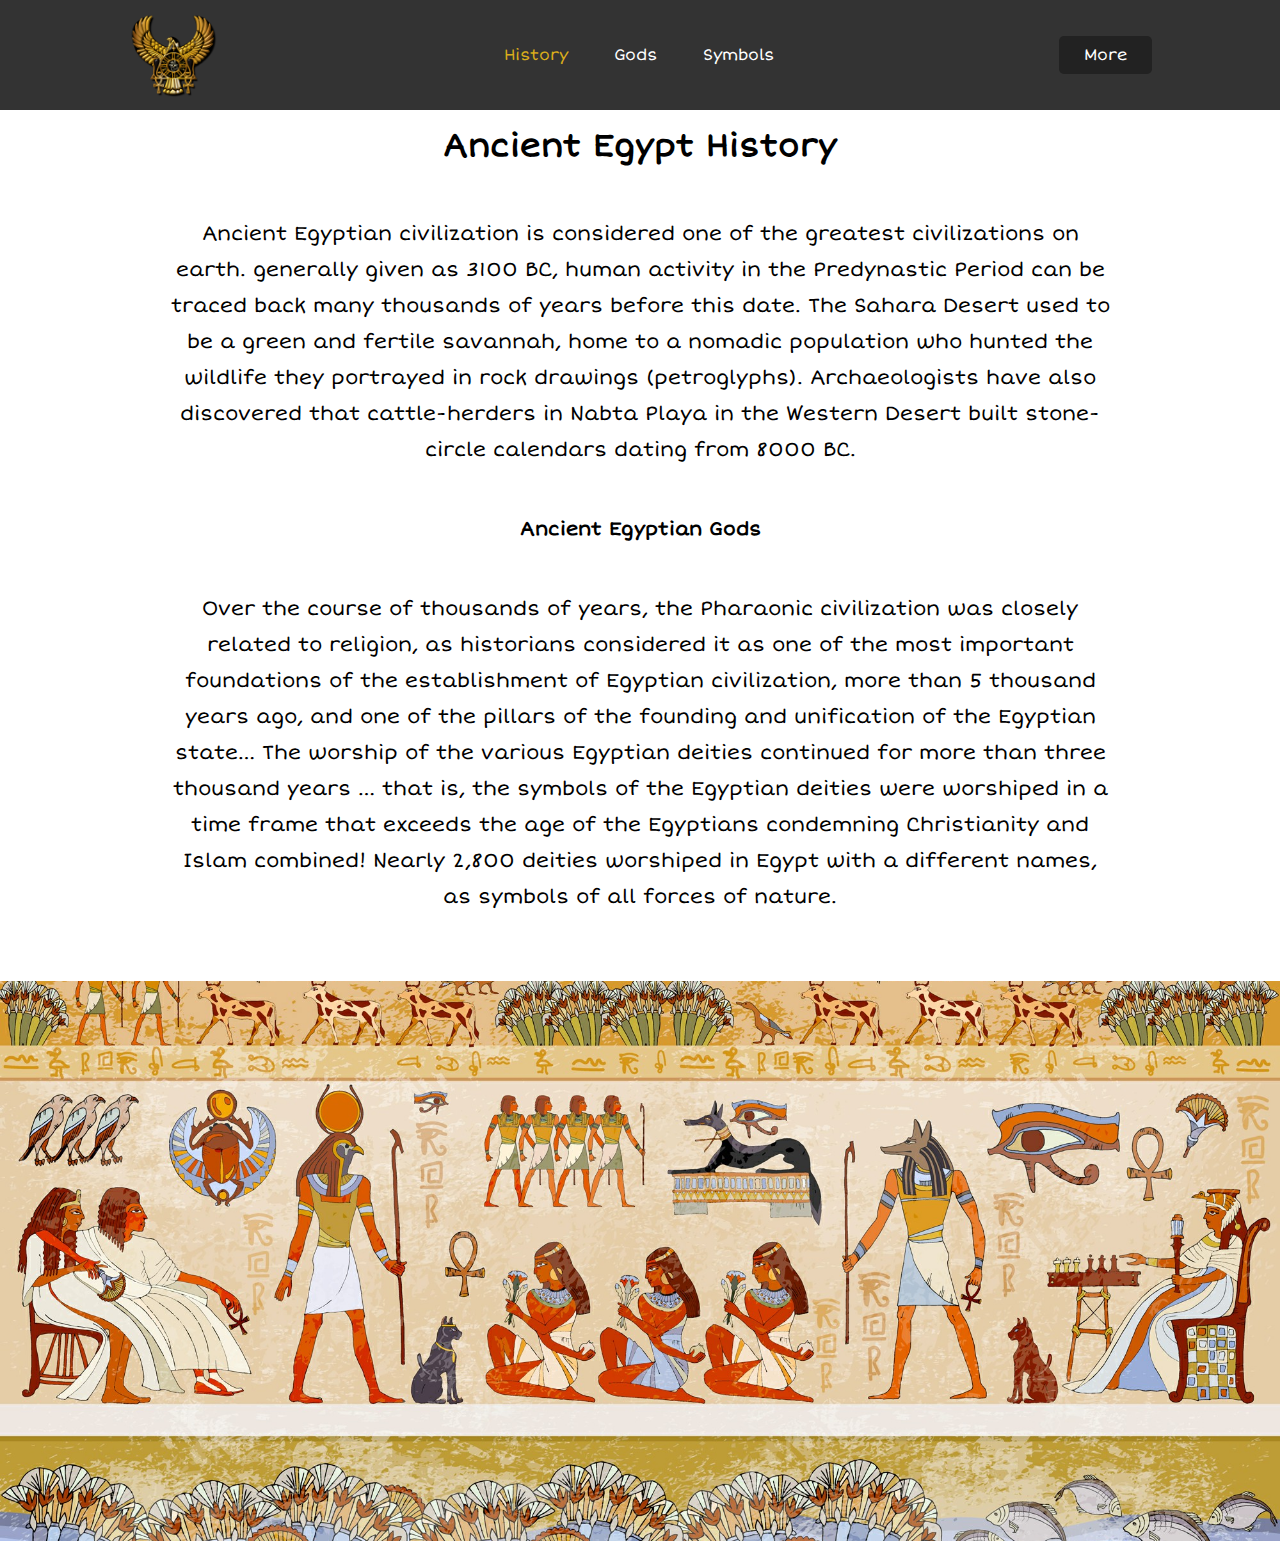
<file: Ancient Gods/index.html>
<!DOCTYPE html>
<html lang="en">
  <head>
    <meta charset="UTF-8" />
    <meta http-equiv="X-UA-Compatible" content="IE=edge" />
    <meta name="viewport" content="width=device-width, initial-scale=1.0" />
    <title>Ancient Gods</title>
    <link rel="stylesheet" href="./styles/home.css" />
    <link rel="stylesheet" href="./styles/nav.css" />
    <!--Google Font-->
    <link rel="preconnect" href="https://fonts.googleapis.com" />
    <link rel="preconnect" href="https://fonts.gstatic.com" crossorigin />
    <link
      href="https://fonts.googleapis.com/css2?family=Short+Stack&display=swap"
      rel="stylesheet"
    />
    <!--Google Font ENDS-->
  </head>
  <body>
    <header>
      <img src="./images/ancient-logo.png" alt="logo" class="logo" />
      <nav>
        <ul class="nav__links">
          <li><a href="index.html" class="active">History</a></li>
          <li><a href="gods.html">Gods</a></li>
          <li><a href="symbols.html">Symbols</a></li>
        </ul>
      </nav>
      <a class="cta" href="https://www.cleopatraegypttours.com/"
        ><button>More</button></a
      >
    </header>

    <main>
      <div class="content">
        <h1 class="title">Ancient Egypt History</h1>
        <p>
          Ancient Egyptian civilization is considered one of the greatest
          civilizations on earth. generally given as 3100 BC, human activity in
          the Predynastic Period can be traced back many thousands of years
          before this date. The Sahara Desert used to be a green and fertile
          savannah, home to a nomadic population who hunted the wildlife they
          portrayed in rock drawings (petroglyphs). Archaeologists have also
          discovered that cattle-herders in Nabta Playa in the Western Desert
          built stone-circle calendars dating from 8000 BC.
        </p>
        <h3>Ancient Egyptian Gods</h3>
        <p>
          Over the course of thousands of years, the Pharaonic civilization was
          closely related to religion, as historians considered it as one of the
          most important foundations of the establishment of Egyptian
          civilization, more than 5 thousand years ago, and one of the pillars
          of the founding and unification of the Egyptian state… The worship of
          the various Egyptian deities continued for more than three thousand
          years … that is, the symbols of the Egyptian deities were worshiped in
          a time frame that exceeds the age of the Egyptians condemning
          Christianity and Islam combined! Nearly 2,800 deities worshiped in
          Egypt with a different names, as symbols of all forces of nature.
        </p>
      </div>
    </main>
    <footer>
      <div data-role="footer" data-position="fixed">
        <img id="fimg" src="./images/Ancient-Egyptian-Mythology.jpg" />
      </div>
    </footer>
  </body>
</html>
</file>
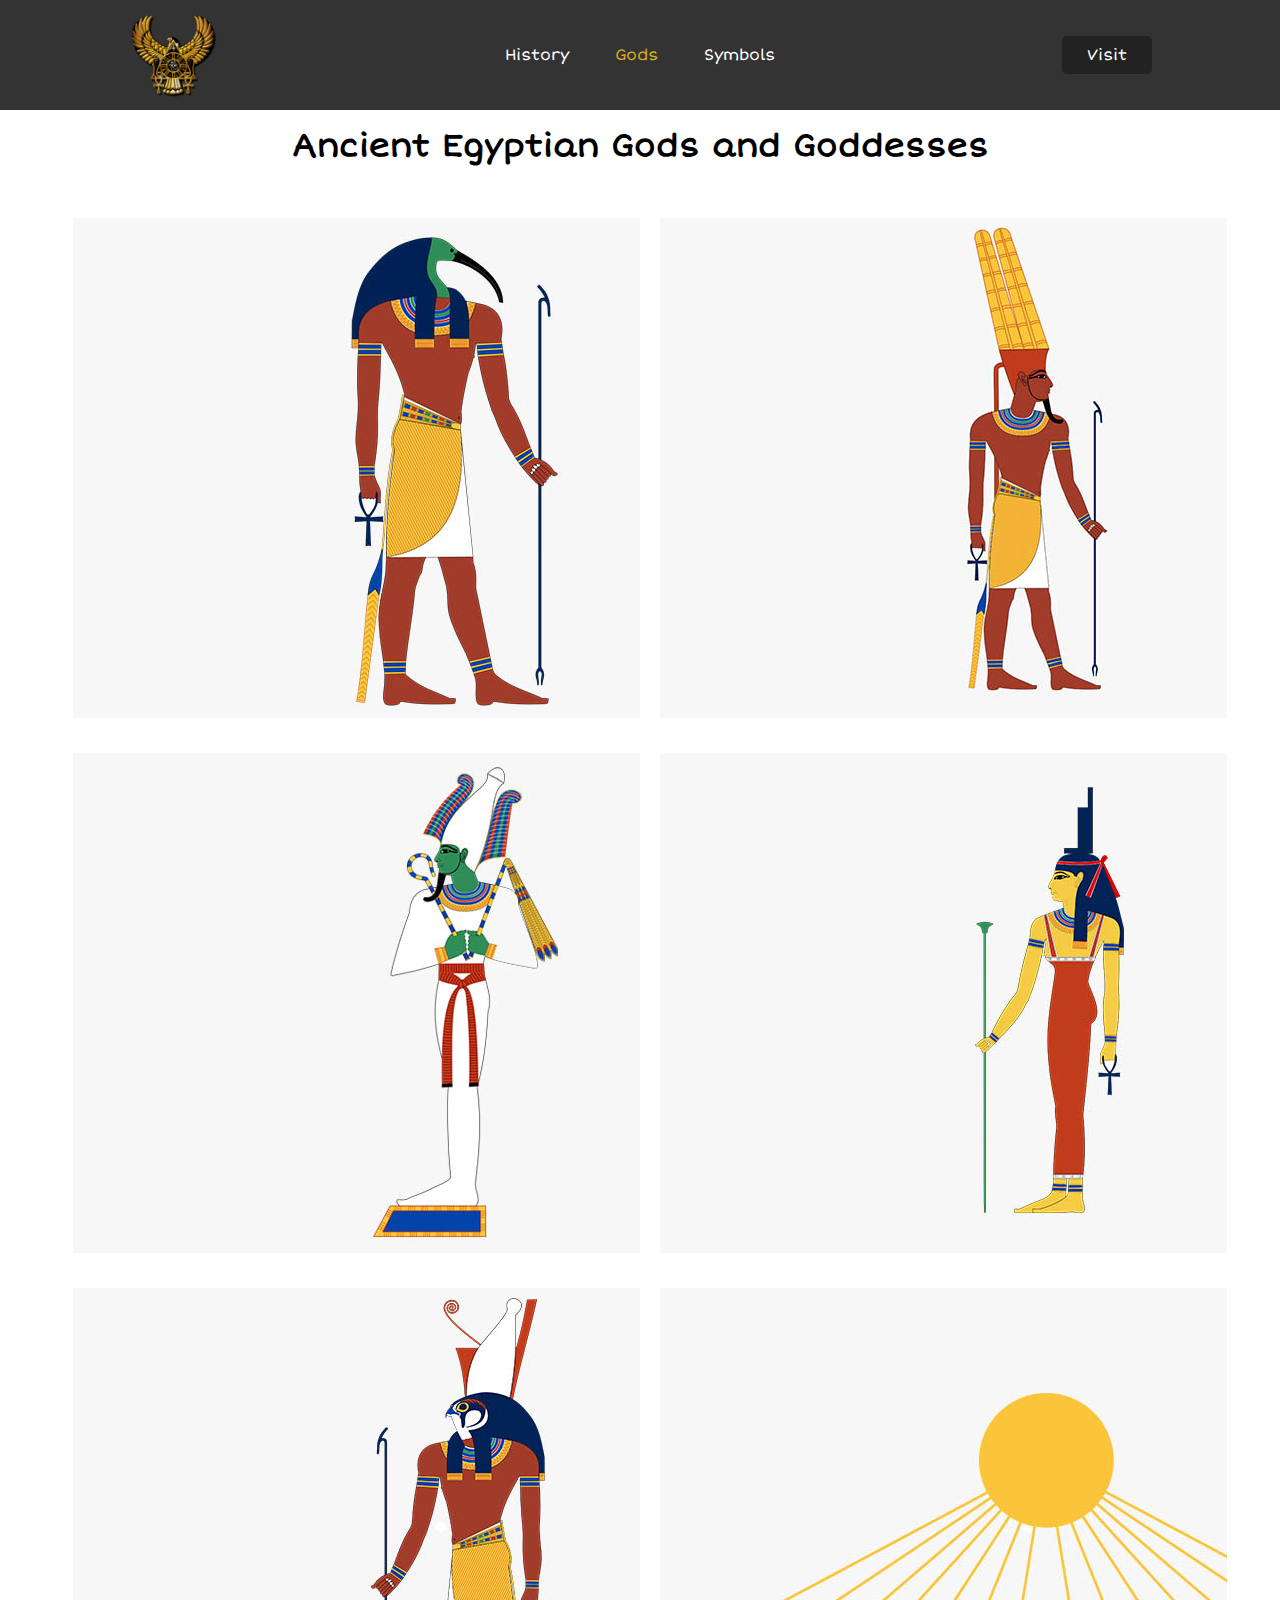
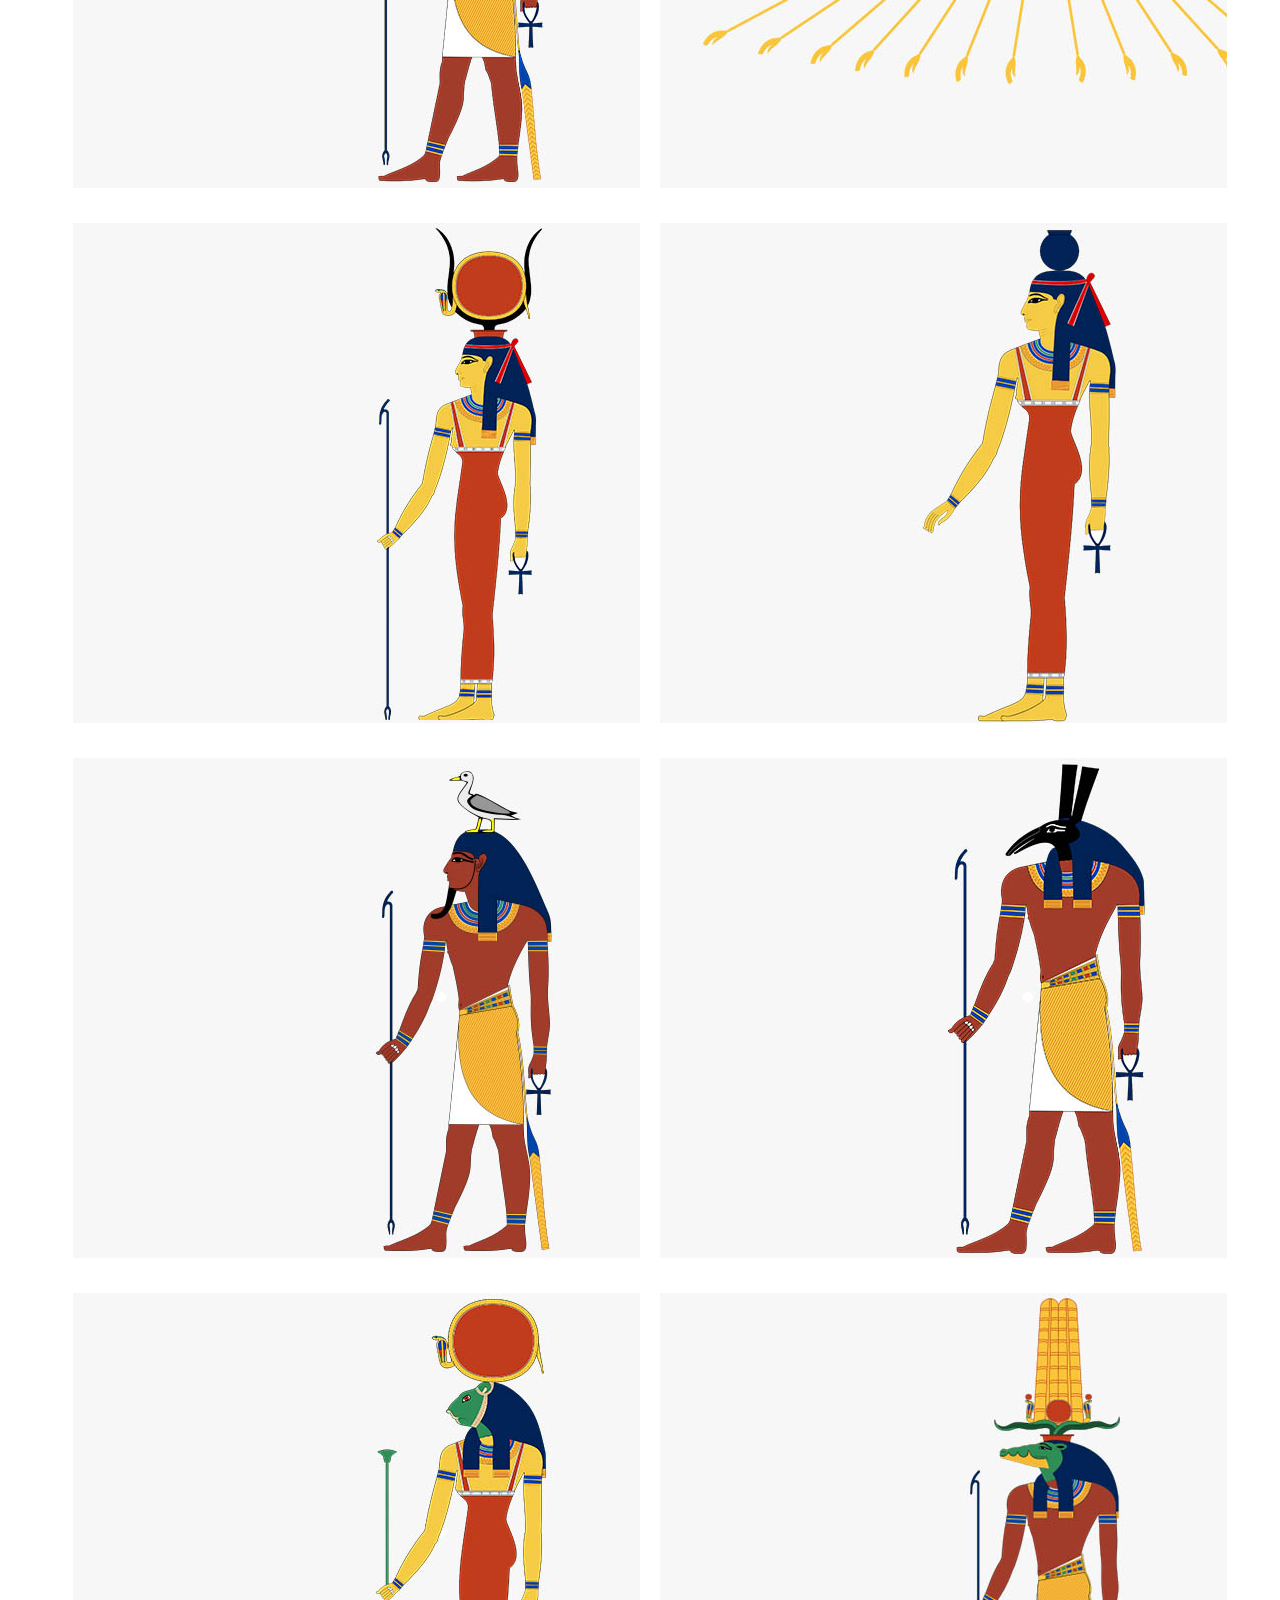
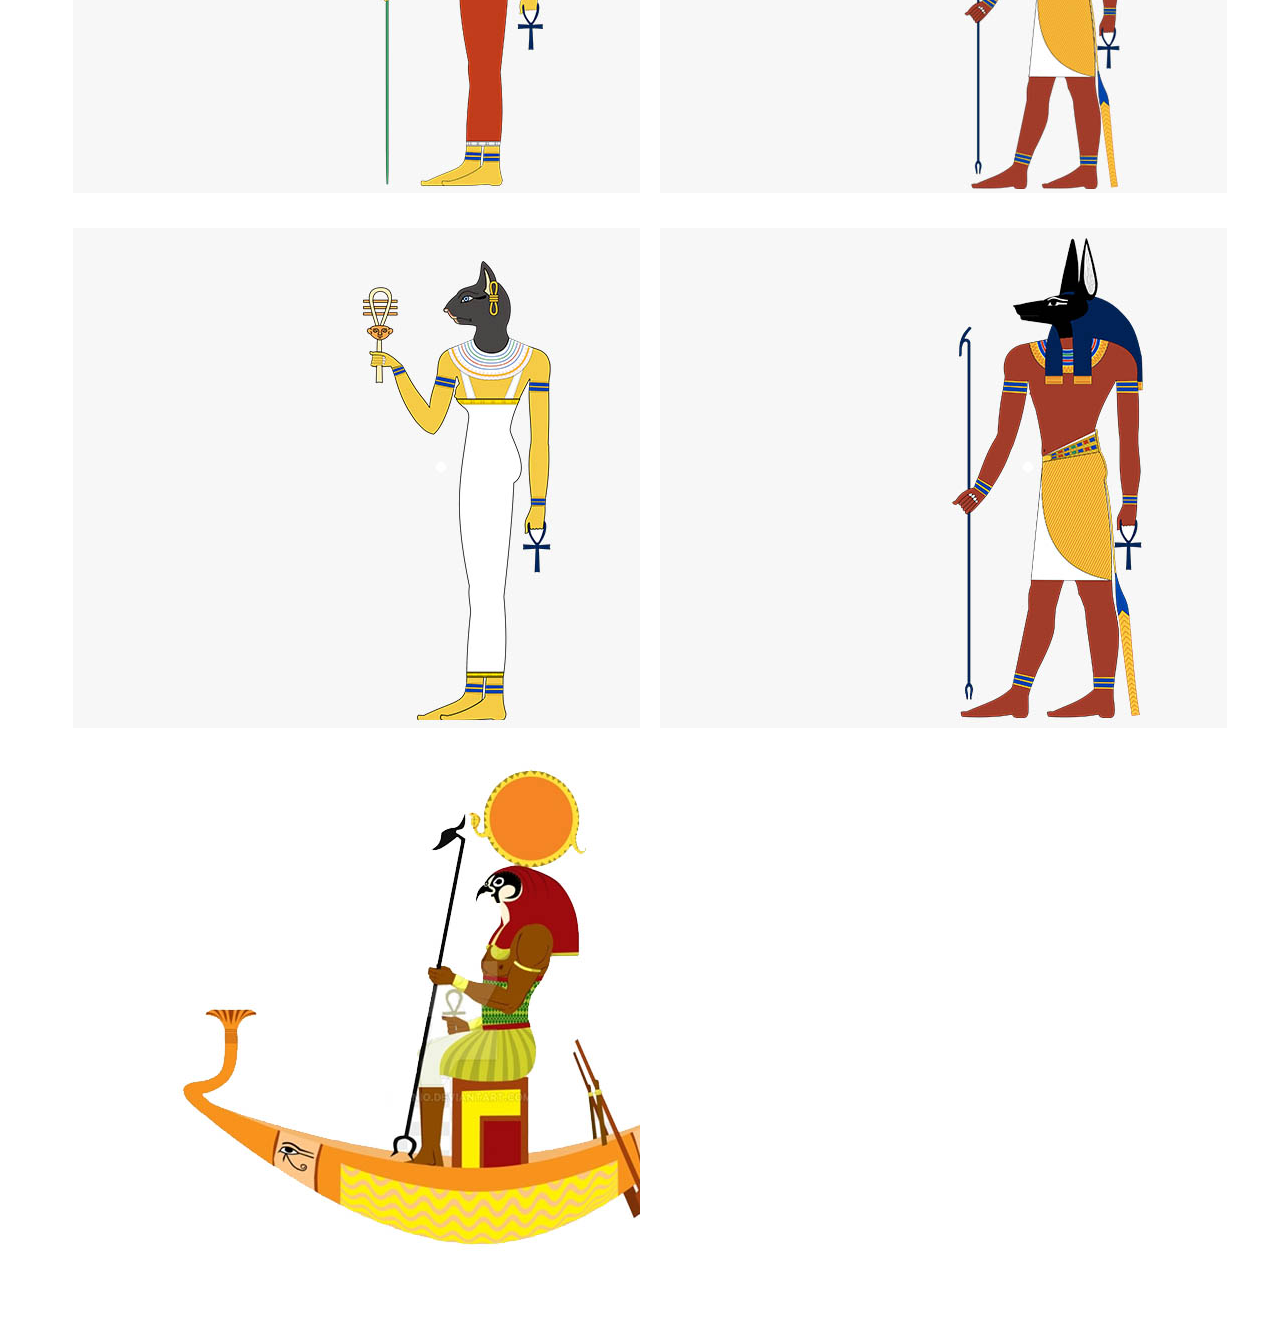
<file: Ancient Gods/gods.html>
<!DOCTYPE html>
<html lang="en">
  <head>
    <meta charset="UTF-8" />
    <meta http-equiv="X-UA-Compatible" content="IE=edge" />
    <meta name="viewport" content="width=device-width, initial-scale=1.0" />
    <title>Gods</title>
    <link rel="stylesheet" href="./styles/nav.css" />
    <link rel="stylesheet" href="./styles/gallery.css" />
    <!--Google Font-->
    <link rel="preconnect" href="https://fonts.googleapis.com" />
    <link rel="preconnect" href="https://fonts.gstatic.com" crossorigin />
    <link
      href="https://fonts.googleapis.com/css2?family=Short+Stack&display=swap"
      rel="stylesheet"
    />
    <!--Google Font ENDS-->
  </head>
  <body>
    <header>
      <img src="./images/ancient-logo.png" alt="logo" class="logo" />
      <nav>
        <ul class="nav__links">
          <li><a href="index.html">History</a></li>
          <li><a href="gods.html" class="active">Gods</a></li>
          <li><a href="symbols.html">Symbols</a></li>
        </ul>
      </nav>
      <a class="cta" href="https://www.cleopatraegypttours.com/"><button>Visit</button></a>
    </header>
    <main>
      <h1>Ancient Egyptian Gods and Goddesses</h1>

      <section>
        <div class="row">
          <div class="card">
            <img src="./images/ss.jpg" alt="img" />
            <div class="card__inner">
              <h2>Thoth Egyptian God</h2>

              <p>
                He was widely known and worshiped throughout Egypt — his head
                was a bird’s head — and he was one of the earliest ancient
                Egyptian deities, called the Creator where they believed that
                Thoth laid the egg from which Ra was created.
              </p>
            </div>
          </div>

          <div class="card">
            <img
              src="./images/amub-Egypt-God.jpg"
              alt="img"
            />
            <div class="card__inner">
              <h2>Amun Egyptian God</h2>

              <p>
                Amon is the god of the sun and fertility, and he is the hidden
                face of Ra, and it is always depicted in the form of a man who
                wears a crown from which two feathers come out, and the name of
                Amun means the inner, the unseen or the invisible, so the
                communication with him was only through prayer and solemnity,
                and the sincerity of man in his monologues is the only way for
                the god Amon, Therefore, he possessed great popularity,
                especially among the poor who possessed nothing but the
                communion of God and submission to him, at a time when the
                worship of deities is widespread by offering offerings and
                material. Amon was different from all other deities because his
                absence from the image and being invisible is only contacted
                spiritually, making his worship close to being monotheistic
                worship, so he became the only god and all other deities a
                picture of him and a reflection of him, and among the most
                famous titles of Amun Ra was the title “protector of the path.”
                After his merging and unification with Ra, he appeared in the
                image of the god Emin-Ra, and it became visible and hidden at
                the same time, apparent in the form of Ra, which is manifested
                in his servants in the form of the sun, and hidden, mysterious
                and separate from the world as Amon, and the correct
                pronunciation of the name of God is not Amon as it is known
                Rather, “Emine”, with the fraction tilted to open, hieroglyphs
                use only consonants.
              </p>
            </div>
          </div>

          <div class="card">
            <img
              src="./images/Osiris-Egypt-God.jpg"
              alt="img"
            />
            <div class="card__inner">
              <h2>Osiris Egyptian God</h2>

              <p>
                Osiris was the god of life and fertility in the world, before
                his brother, the god “Set”, the evil god, killed him to become
                the god of the dead and the reckoning in the underworld. Osiris
                is represented in the form of a man on his head the white crown
                of Upper Egypt, and he has a false beard, and he holds a scepter
                in his hands, and it includes His arms crossed. He is the eldest
                son of the god of the earth Geb, and the goddess of heaven is
                Nut, and he is among the ninth of the Holy Heliopolis or the
                ninth, the title of king of the living, and the Lord of Love who
                remains kind and young forever, and the master of silence.
                Osiris is the only Ancient Egyptian deity who was sometimes
                referred to simply as “god.” This gives us an idea of his power
                and importance to the Ancient Egyptians Peace be upon you, O
                Osiris, Lord of eternity, king of the gods all, who has many
                names.
              </p>
            </div>
          </div>

          <div class="card">
            <img
              src="./images/isis-egyptian-god.jpg"
              alt="img"
            />
            <div class="card__inner">
              <h2>Isis Egyptian God</h2>

              <p>
                Isis She is the goddess of motherhood and magic, the sister of
                the god Osiris and his faithful lover, who has become an example
                of love and loyalty. Isis is always represented in the image of
                a woman holding the throne on her head and in her hand the key
                to life. She was called the cosmic mother, and the mother of all
                creatures. She is the mother of the god Horus, who gave birth to
                her by the act of magic after she brought life back to her
                husband, Osiris, who conspired against his brother “Set”, the
                evil god and I said, so she gave birth to Horus to avenge his
                father. Isis is famous for her famous sentence, also from her
                titles: the owner of the throne, the goddess of secrets, and the
                goddess of all beginnings. I am everything that has been and
                everything will be and there is no van able to reveal my hijab.
                After his merging and unification with Ra, he appeared in the
                image of the god Emin-Ra, and it became visible and hidden at
                the same time, apparent in the form of Ra, which is manifested
                in his servants in the form of the sun, and hidden, mysterious
                and separate from the world as Amon, and the correct
                pronunciation of the name of God is not Amon as it is known
                Rather, “Emine”, with the fraction tilted to open, hieroglyphs
                use only consonants.
              </p>
            </div>
          </div>

          <div class="card">
            <img
              src="./images/Horus-Egyptian-God.jpg"
              alt="img"
            />
            <div class="card__inner">
              <h2>Horus Egyptian God</h2>

              <p>
                The son of Osiris, who was born by Isis, greatest god in the
                temple of Enot, Oya Horus the famous for your weapon He is the
                god of war and justice, the son of Isis and Osiris, embodied
                Horus in the form of a falcon, called the protector of his
                father for his revenge on his uncle “Set” evil god, and after
                Horus’s victory in his famous battle with his uncle he became a
                god of life and a symbol of justice, used by all the kings who
                ruled Egypt with hope and greed In achieving justice as Horus
                has done, and Horus has been given many titles, such as Horus
                the Wise, the Savior, and the one in the highest. Horus granted
                his eye to his father in an attempt to restore life to him, and
                from that moment on, Eye of Horus was considered an important
                religious symbol for the ancient Egyptians, and they called it
                “the eye that sees everything”, and people took it as an amulet
                to protect themselves from evils, and they attached them to
                homes, ships, and on warriors as a request for the help and
                protection of Horus.
              </p>
            </div>
          </div>

          <div class="card">
            <img
              src="./images/Aten-Egyptian-God.jpg"
              alt="img"
            />
            <div class="card__inner">
              <h2>Aten Egyptian God</h2>

              <p>
                During the Akhenaten period, The Aten was installed as the
                principal god of Egypt and the word “Aten” was the traditional
                name for the sun-disk itself and so the name of the god is often
                translated as “the Aten”. After the worship of Amun reached its
                climax, the sanctification of the sun spread and called it Aton,
                the god that King Akhenaten announced in his call for a new
                monotheistic religion. Aton is represented in the shape of the
                sun with its clear rays ending with human hands holding the key
                to life. While Atomism was not unknown before the time of
                Amenhotep IV, it was during his reign that the Aton gained great
                (even sole) prominence among the gods. But After the death of
                Akhenaten, Aten returned as one of the Egyptian deities, and his
                monotheistic vocation completely vanished, and from the titles
                of Aten: the heat emanating from the disk of the sun, Lord of
                the Horizons, which glistens in his horizon in his name, and
                finally the father of Ra who returned to us as Aton…
              </p>
            </div>
          </div>

          <div class="card">
            <img
              src="./images/Hathor-goddess.jpg"
              alt="img"
            />
            <div class="card__inner">
              <h2>Hathor Goddess</h2>

              <p>
                It is Hathor, which will make your face full among the gods, and
                it will open your eyes so that you see every day, magnify your
                place and make your voice overcome your enemies. She is the
                daughter of Ra and the gods of music, love, and beauty,
                represented in many forms, sometimes they are depicted as a cow,
                sometimes as a woman carrying the sun above her head between the
                two horns of a cow, and sometimes it is the image of a woman
                with a cow’s head, and the cow here is a symbol of peace and
                love. It is called Ein Ra, which destroyed its enemies, and the
                name Hathor means the sanctuary of Horus, it is that which
                enters Horus and took care of him after the departure of his
                mother Isis to search for the remains of Osiris, so it is also
                considered a symbol of motherhood, and women often set an
                example and a role model in giving and love, and also of her
                titles as well Dancing Queen and Joyful Mistress.
              </p>
            </div>
          </div>

          <div class="card">
            <img src="./images/nut-goddess.jpg" alt="img" />
            <div class="card__inner">
              <h2>Nut Goddess</h2>

              <p>
                Nut is the goddess of heaven and the mother of Ra, one of the
                oldest and most important gods in the ancient Egyptian religion,
                as it is among the ninth of Heliopolis, meaning that it is among
                the nine deities involved at the beginning of creation. Nut is
                the sister of the god “Jab”, the god of the earth, and their
                father is the god “Show”, the god of the air, while their mother
                is the goddess “Tefnut”, the god of humidity and rain. Nut is
                embodied in the form of a star-studded woman, covering the world
                with her body from east to west, dubbed by the ancient Egyptians
                with many titles, such as covering the heavens, which carry a
                thousand souls, and those that protect and protecting the dead
                where they were considered the gods of the dead also, and so
                they were drawing them inside the coffins of the dead, To
                protect the dead and accompany him on his journey to the other
                world.
              </p>
            </div>
          </div>

          <div class="card">
            <img
              src="./images/Geb-goddess.jpg"
              alt="img"
            />
            <div class="card__inner">
              <h2>Geb Egyptian God</h2>

              <p>
                Geb is the god of the earth. He is represented in the form of a
                man whose color is green, and he is sometimes depicted as a man
                with a goose on his head. There is a belief in the ancient
                Egyptian religion that says that without Jeb’s marriage to Nut,
                life would not have existed, as well as that with their marriage
                they gave birth to all the deities as well as the Sun also, so
                Jeb is considered the father of the gods, and after that, “Shaw”
                the God of the air separated them to separate forever, As Nut
                Alia inhabited the sky, while Geb remained on the earth, people
                were blowing water and planting. He was responsible for
                everything that happens on the ground, from germination of crops
                to earthquakes and floods, and the ancient Egyptians had a
                childish belief that it was the laughs of Jeb that caused
                earthquakes and that his kindness and mercy made the lands grow.
              </p>
            </div>
          </div>

          <div class="card">
            <img
              src="./images/Set-egypt-god.jpg"
              alt="img"
            />
            <div class="card__inner">
              <h2>Set Egyptian God</h2>

              <p>
                He is one of the oldest ancient Egyptian deities. He was
                worshiped in most parts of Egypt in the period called the
                Predynastic period or the dynastic period, as it was part of the
                holy ninth where he was the son of “Nut and Geb”, and a brother
                to both the holy Osiris, Horus the Sheikh, the golden Isis and
                Nephthys, they believed He helps the dead to ascend to the sky
                and his name sometimes indicates anger, as the god of storms and
                other strange phenomena such as eclipses, earthquakes, and
                thunderstorms.
              </p>
            </div>
          </div>

          <div class="card">
            <img
              src="./images/sekhmet-egyptian-god.jpg"
              alt="img"
            />
            <div class="card__inner">
              <h2>Sekhmet Egyptian God</h2>

              <p>
                She is the daughter of Ra, the fierce fighter and lady of the
                two lands, as the ancient Egyptians called her, the goddess of
                war and destruction sent by Ra to punish the rebels and those
                outside his worship, embodied Sekhmet in the form of a woman
                with a lioness head, on top of which is the sun surrounded by a
                cobra snake, and holds her hand the key to life. The name
                Sekhmet means strong. It is a source of strength for the ancient
                Egyptians, as they have always used it in times of war, and
                because its strength and fierce are endless, after every war
                they pray and perform rituals and rituals, please and asking
                them to stop the war, fighting and death. She was called by many
                titles, most notably: the daughter of Ra, the goddess of fire,
                the goddess of slaughter, the lady of war, and finally the great
                lady, loved by Ptah, all of these titles indicate the extent of
                her strength.
              </p>
            </div>
          </div>

          <div class="card">
            <img
              src="./images/sobek-egyptian-god.jpg"
              alt="img"
            />
            <div class="card__inner">
              <h2>Sobek Egyptian God</h2>

              <p>
                Also known as “Subic-Ra”, the ancient crocodile god, his worship
                continued until the Roman era, and it was mentioned for the
                first time in the texts of the pyramids. Some people believed
                that Sobek – the god who emerged from the dark waters – was the
                creator of the universe and was also responsible for organizing
                the universe and its march. He was also called the master of the
                waters and brought fertility. He was also called the Nile god,
                where they believed that the waters of the Nile River were from
                his race.
              </p>
            </div>
          </div>

          <div class="card">
            <img
              src="./images/Bast-Bastet-egyptian-god.jpg"
              alt="img"
            />
            <div class="card__inner">
              <h2>Bastet Egyptian God</h2>

              <p>
                Also known as Bastet, most of us know her as the Cat Goddess,
                and she is one of the most famous deities of the civilization of
                the Pharaohs. It is said that its origin was with the head of a
                lion and then it represented domestic cats in the modern era of
                the state.
              </p>
            </div>
          </div>

          <div class="card">
            <img
              src="./images/Anubis-egyptian-god.jpg"
              alt="img"

            />
            <div class="card__inner">
              <h2>Anubis Egyptian God</h2>

              <p>
                He was known to the Egyptians as “Anbou” and Anubis is the Greek
                version of his name and he is a very ancient god, whose name was
                associated with the processes of embalming and funeral of the
                dead. What we find pictures embodied beside a coffin.
              </p>
            </div>
          </div>

          <div class="card">
            <img
              src="./images/Ra-Egypt-God.jpg"
              alt="img"

            />
            <div class="card__inner">
              <h2>Ra Egyptian God</h2>

              <p>
                Ra he was the Ancient Egyptian sun god, The sun had a special
                place among the ancient Egyptians, they considered it the source
                of life, so they took it as a god and called it Ra, and he was
                the god of the sun and the creator of the universe, one of the
                most famous deities in the ancient Egyptian religion, as he
                heads the holy ninth, which includes the gods concerned with the
                process of beginning creation. Ancient Egyptians believed that
                Ra created himself, and his tears created humans also the
                ancient Egyptians believed that the setting of the sun means the
                beginning of the daily journey of Ra, in which he travels by his
                holy boat to the underworld every evening, to fight the forces
                of evil represented in a big snake called Apophis, and then
                returns to a brilliant triumph in the heights of the sky every
                morning on a new day. The ancient Egyptian is a sign of human
                resurrection, and also evidence of the god Ra’s victory over the
                forces of chaos and evil. Ra merged with several deities,
                including the god Amun, under the name “Amun-Ra.” Amun Ra was
                the invisible face of Ra. He also merged with the god Horus, to
                become Ra-Horakhti, when the north and south were unified. Where
                the cult of Ra was widespread in the north, and the worship of
                Horus is widespread in the south, so the priests unified the two
                gods to become one god under the name “Re-Hor-achti” which is
                represented in the form of a man with a falcon’s head (the god
                Horus), and he carries over Head of the sun disk symbol (god
                Ra).
              </p>
            </div>
          </div>
        </div>
      </section>
    </main>
  </body>
</html>
</file>
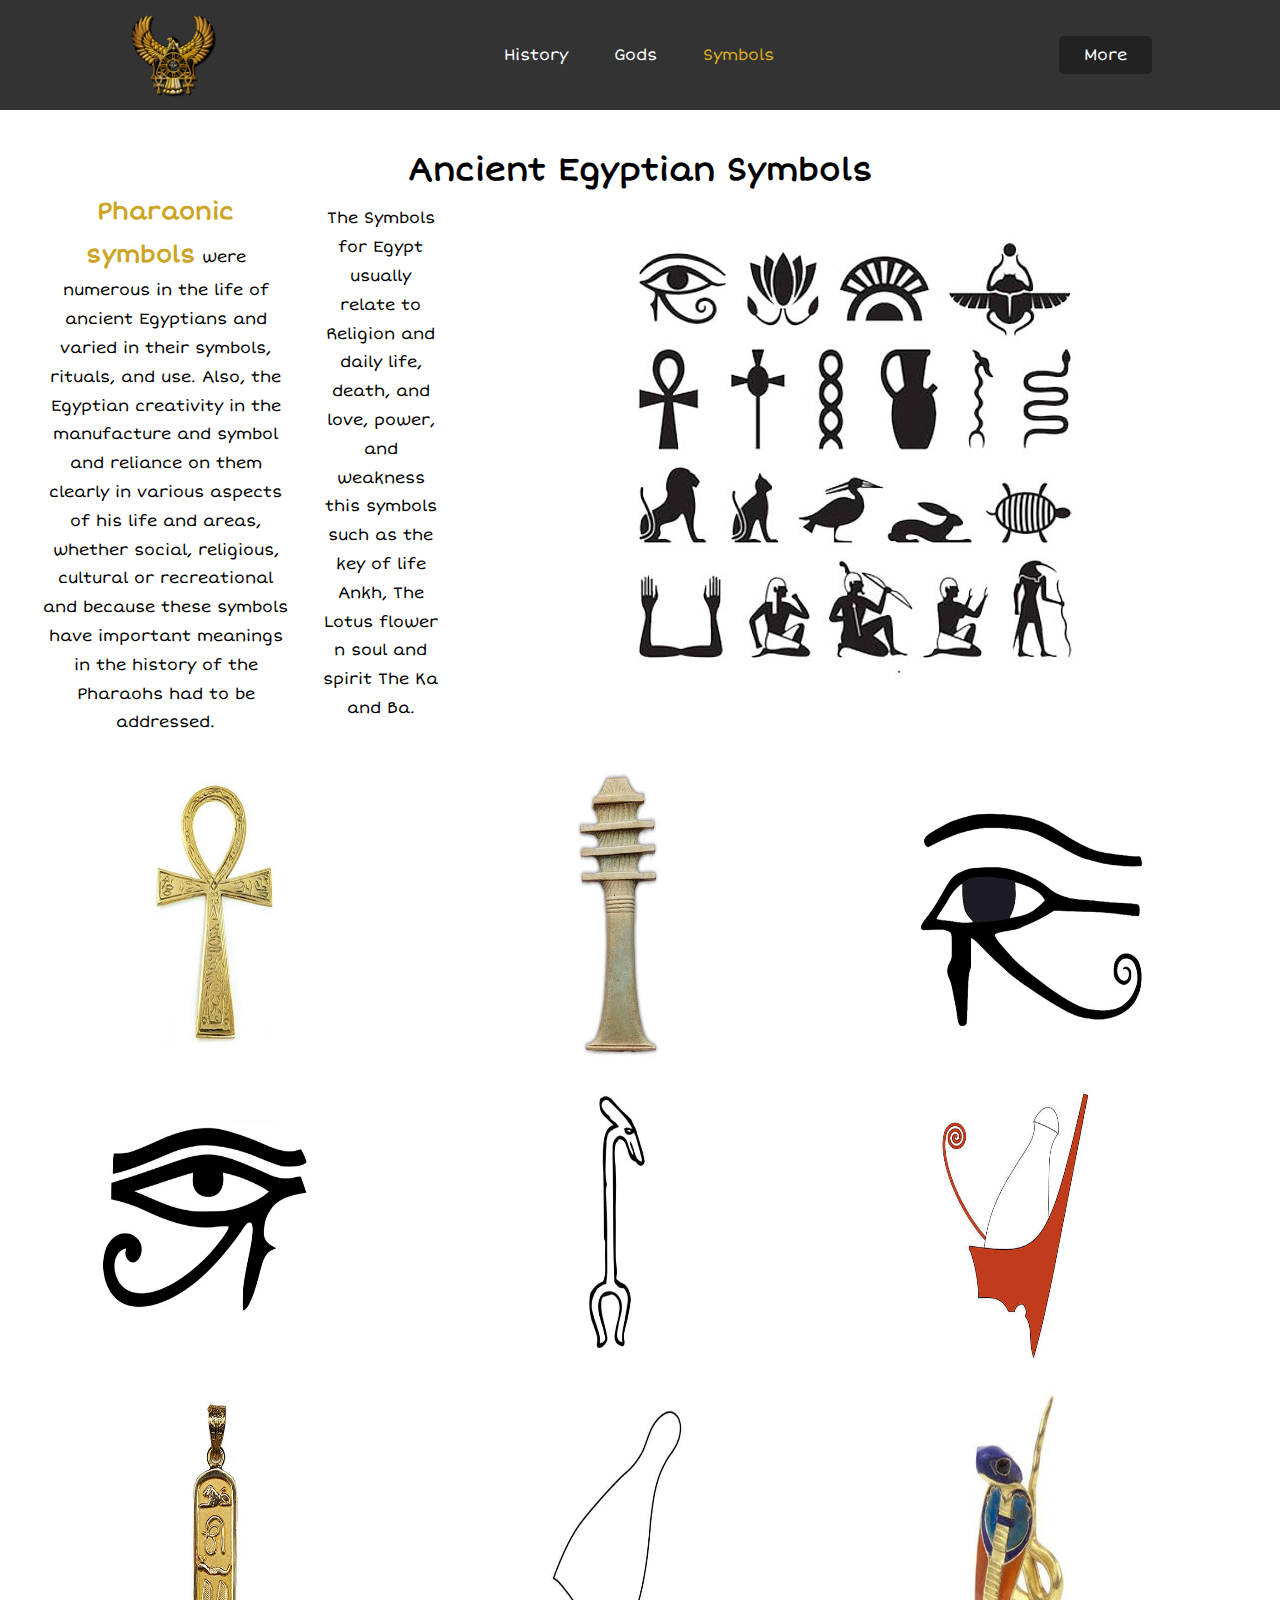
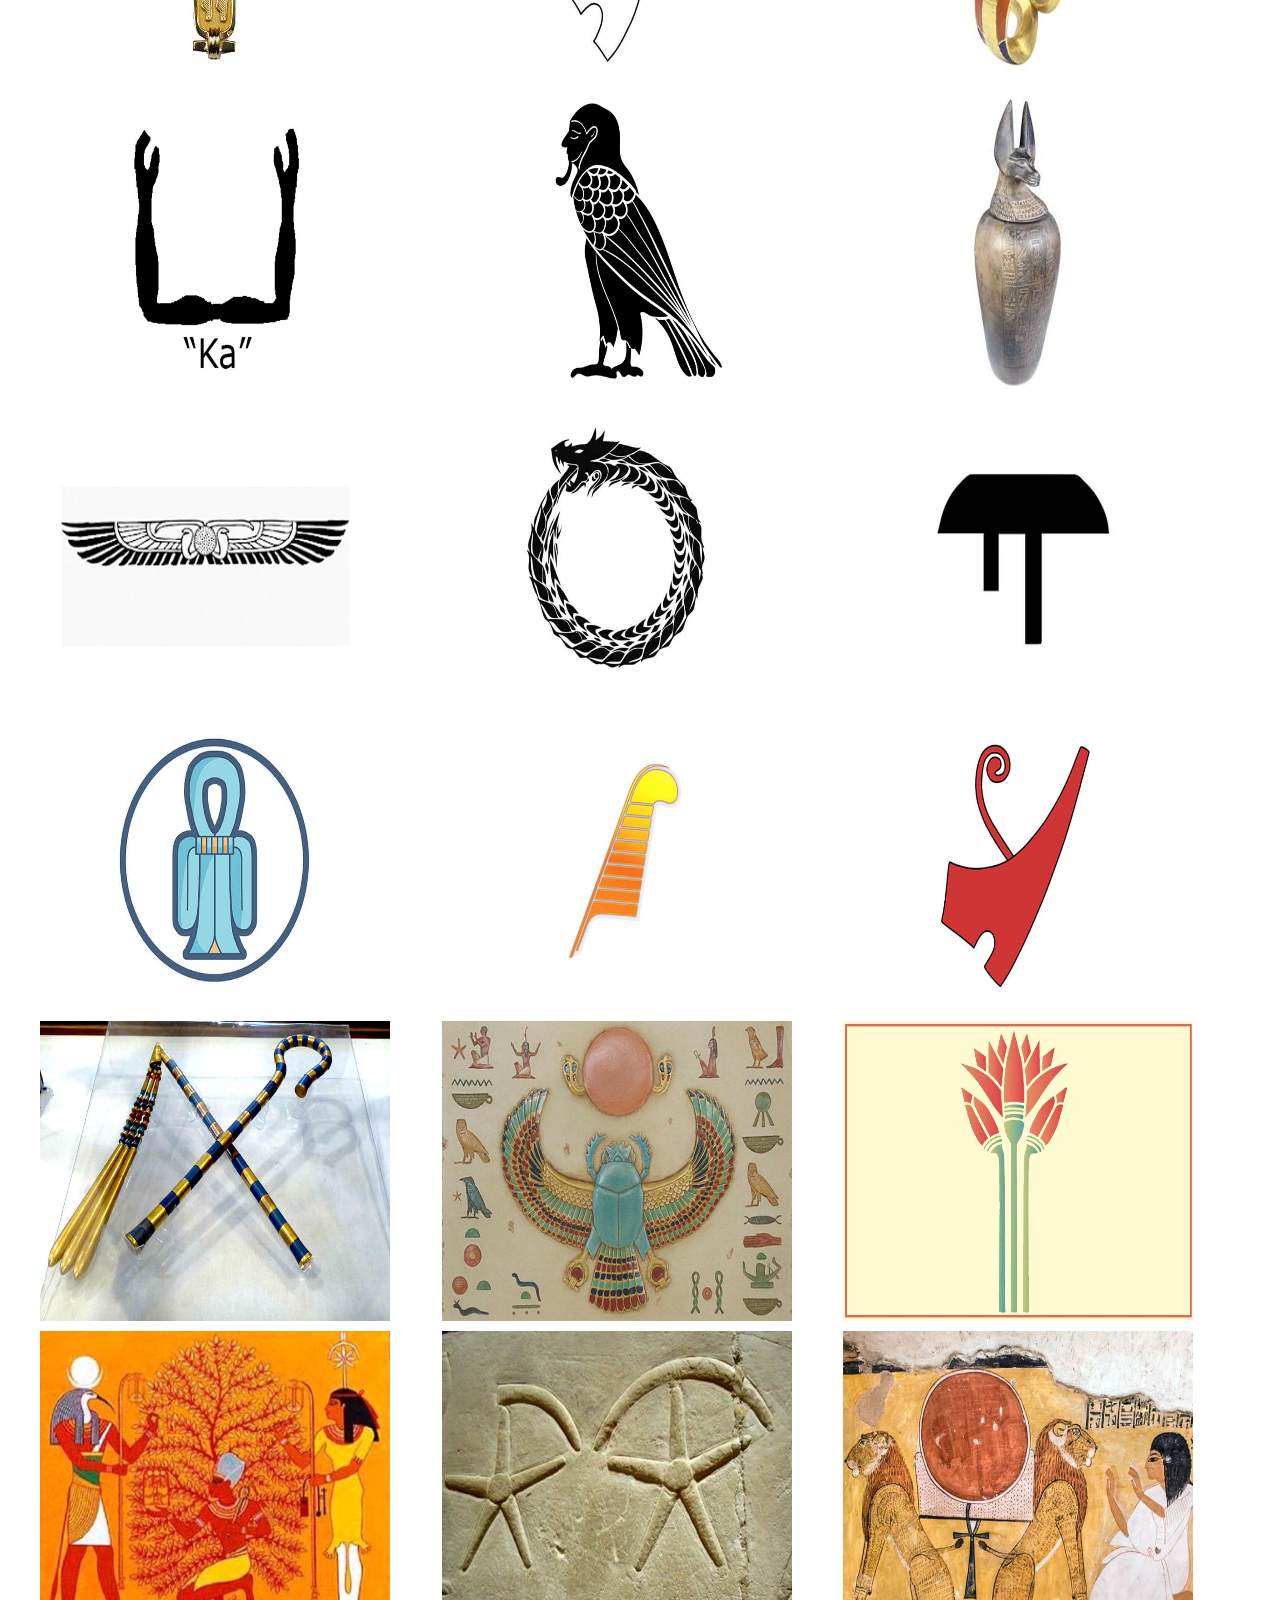
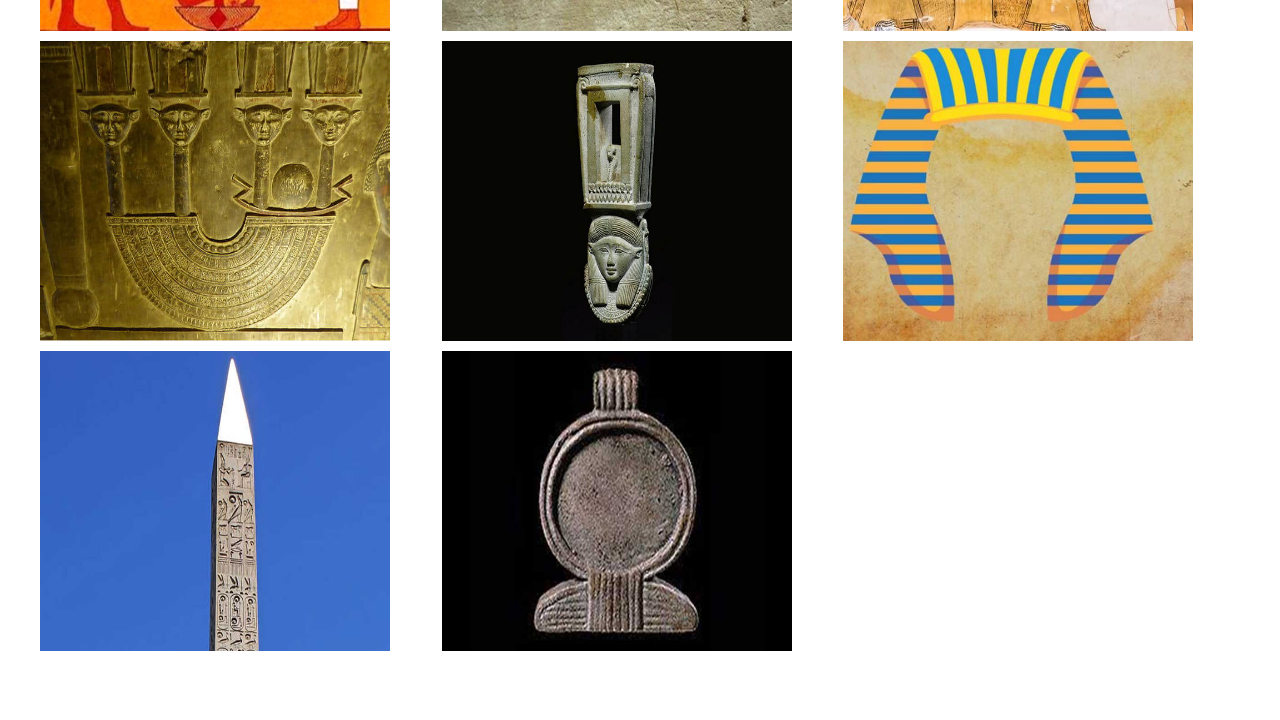
<file: Ancient Gods/symbols.html>
<!DOCTYPE html>
<html lang="en">
  <head>
    <meta charset="UTF-8" />
    <meta http-equiv="X-UA-Compatible" content="IE=edge" />
    <meta name="viewport" content="width=device-width, initial-scale=1.0" />
    <title>Symbols</title>
    <link rel="stylesheet" href="./styles/symbols.css" />
    <link rel="stylesheet" href="./styles/nav.css" />
    <!--Google Font-->
    <link rel="preconnect" href="https://fonts.googleapis.com" />
    <link rel="preconnect" href="https://fonts.gstatic.com" crossorigin />
    <link
      href="https://fonts.googleapis.com/css2?family=Short+Stack&display=swap"
      rel="stylesheet"
    />
    <!--Google Font ENDS-->
  </head>
  <body>
    <header>
      <img src="./images/ancient-logo.png" alt="logo" class="logo" />
      <nav>
        <ul class="nav__links">
          <li><a href="index.html">History</a></li>
          <li><a href="gods.html">Gods</a></li>
          <li><a href="symbols.html" class="active">Symbols</a></li>
        </ul>
      </nav>
      <a class="cta" href="https://www.cleopatraegypttours.com/"><button>More</button></a>
    </header>
    <main>
      <h1>Ancient Egyptian Symbols</h1>
      <section class="info">
        <p>
          <strong style="color: #cca525; font-size: 24px"
            >Pharaonic symbols</strong
          >
          were numerous in the life of ancient Egyptians and varied in their
          symbols, rituals, and use. Also, the Egyptian creativity in the
          manufacture and symbol and reliance on them clearly in various aspects
          of his life and areas, whether social, religious, cultural or
          recreational and because these symbols have important meanings in the
          history of the Pharaohs had to be addressed.
        </p>
        <p>
          The Symbols for Egypt usually relate to Religion and daily life,
          death, and love, power, and weakness this symbols such as the key of
          life Ankh, The Lotus flower n soul and spirit The Ka and Ba.
        </p>
        <img src="./symbols/ancient-Egyptian-symbols.jpg" alt="symbols" />
      </section>

      <section class="container">
        <div class="card">
          <img
            src="./symbols/The-Ankh.jpg"
            alt="img"
            width="350"
            height="300"
          />
          <div class="card__inner">
            <h2>The Ankh</h2>

            <p>
              The ankh is the most well-known symbol to come out of ancient
              Egypt the general meaning of the symbol In its hieroglyphic system
              of writing the ankh represents the concept of eternal life, The
              ankh or the key of life The Ankh frequently appears in Egyptian
              tomb paintings and other art, It is known as “the key of the Nile”
              as the union between Osiris and Isis The ankh was associated with
              the cult of Isis was also the Ank depicted as a “cross with a
              handle” that represented eternal life.
            </p>
          </div>
        </div>

        <div class="card">
          <img src="./symbols/Djed.jpg" alt="img" width="350" height="300" />
          <div class="card__inner">
            <h2>Djed</h2>

            <p>
              The Djed is an ancient Egyptian symbol for stability Known as “The
              Backbone of Osiris This symbol was Osirian in nature and was
              primarily associated with themes of rebirth and regeneration.
            </p>
          </div>
        </div>

        <div class="card">
          <img
            src="./symbols/Wadjet-Eye.jpg"
            alt="img"
            width="350"
            height="300"
          />
          <div class="card__inner">
            <h2>Wadjet Eye (Eye of Horus)</h2>

            <p>
              The Eye of Horus, also known as the Eye of Ra, was known in
              ancient Egypt as a slogan to protect against envy, disease,
              harmful animals and evil spirits and also good health, and royal
              power, it’s the most famous of ancient Egyptian symbols n the “Eye
              of Horus” also represents sacrificial and curative qualities, The
              ancient Egyptians mastered the industry, as it was made of gold
              and includes the form of the god Re.<br />
              The necklace was placed for Pharaoh’s mummy, thinking that it
              might protect him in the tomb. Horus’s eye was used as a magic
              spell for the first time when Horus hired her to restore life to
              his father Osiris, and then spread widely and became very popular
              in ancient Egypt.
            </p>
          </div>
        </div>

        <div class="card">
          <img
            src="./symbols/Eye-Of-Ra.jpg"
            alt="img"
            width="350"
            height="300"
          />
          <div class="card__inner">
            <h2>Eye Of Ra</h2>

            <p>
              There are different myths about the origin of the Eye of Ra
              symbol. However, most experts believe that the symbol was actually
              the right eye of Horus and became known as the Eye of Ra in
              ancient times. The two symbols mostly represented the same
              concepts. That said, according to different myths, the Eye of Ra
              symbol was identified as the personification of many goddesses in
              Egyptian mythology, such as Wadjet, Hathor, Mut, Sekhmet, and
              Bastet. Ra or also known as Re is the sun god in Egyptian
              mythology. Therefore, the Eye of Ra symbolizes the sun.
            </p>
          </div>
        </div>

        <div class="card">
          <img
            src="./symbols/Was-Symbol.jpg"
            alt="img"
            width="350"
            height="300"
          />
          <div class="card__inner">
            <h2>Was</h2>

            <p>
              The ‘Was Sceptre’ was one of the most important Egyptian Symbols
              Was scepter was the symbol of power in ancient Egyptian culture
              also represented the dominion of gods and According to what the
              ancient Egyptians believe it also ensured the continuance of a
              king’s prosperity, The ‘Was Sceptre’ has a straight shaft, a
              crooked handle in the shape of an animal head and a forked base
              The crooked top of the staff mirrors the strange animal shape of
              Set’s own head.
            </p>
          </div>
        </div>

        <div class="card">
          <img
            src="./symbols/Pschent-Crown.jpg"
            alt="img"
            width="350"
            height="300"
          />
          <div class="card__inner">
            <h2>Pschent Crown</h2>

            <p>
              Pschent was the Double Crown of Egypt composed of the Red and
              White Crown, Deshret and Hedjet representing Lower and Upper
              Egypt, respectively. It represented the unity of Egypt and the
              total control of the Pharaoh over all of Egypt.
            </p>
          </div>
        </div>

        <div class="card">
          <img
            src="./symbols/Cartouche.jpg"
            alt="img"
            width="350"
            height="300"
          />
          <div class="card__inner">
            <h2>Cartouche</h2>

            <p>
              A cartouche is an ancient Egyptian hieroglyphic nameplate The
              cartouche has an obvious link and symbolism to the sun the
              cartouche Symbolizes of protection against evil spirits both in
              this life and the afterlife, The symbol, which had the shape of a
              circle originally also shaped like an oval with a horizontal bar,
              was sometimes used as a cartouche. This kind of use aimed to
              represent divine protection also the cartouche closely linked in
              appearance to the ouroboros serpent biting its own tail.
            </p>
          </div>
        </div>
        <div class="card">
          <img
            src="./symbols/Hedjet-Crown.jpg"
            alt="img"
            width="350"
            height="300"
          />
          <div class="card__inner">
            <h2>Hedjet Crown</h2>

            <p>
              Hedjet the White Crown was one of the two crowns of Egypt
              representing the kingdom of Upper Egypt. It was combined with the
              Red Crown of Lower Egypt, Deshret to form the Pschent, Double
              Crown of Egypt when the country was unified.
            </p>
          </div>
        </div>

        <div class="card">
          <img src="./symbols/Uraeus.jpeg" alt="img" width="350" height="300" />
          <div class="card__inner">
            <h2>Uraeus</h2>

            <p>
              UraeusThe Greek word is an important symbol associated with the
              Gods, Goddesses, and Pharaohs of ancient Egypt Discover the
              history, mythology, and beliefs surrounding the ‘Uraeus’ the
              rearing cobra symbol of Ancient Egypt The cobra represents the
              goddess Wadjet, a very ancient goddess who is associated with
              royalty.<br />
              The Uraeus cobra symbol was a fetish, an object that was believed
              to embody magical powers and offer magical protection According to
              legend, the Cobra was given to the pharaohs as a sign of kingship
              by the God Geb.
            </p>
          </div>
        </div>

        <div class="card">
          <img
            src="./symbols/ka-symbol.jpg"
            alt="img"
            width="350"
            height="300"
          />
          <div class="card__inner">
            <h2>KA</h2>

            <p>
              It represents the process of reception of life It also represented
              the life force or spiritual power that lived within the body of a
              person and survived death Ka (consort) or the ghost, a material
              spirit born with man, has been made of light material is not seen,
              such air, and be in the form of its owner, any image exactly
              identical to him. The consort of the child was a child, and the
              old man of the old man, After his death, Ka joined the body until
              Ba returned, and Ka and Ba united to help the dead person to come
              back to life again.<br />That’s why they tried to mummified the
              body to live forever, and the Ka found an eternal place for his
              ka,” was associated with the place where the body was placed in
              the burial chamber in the cemetery and was leaving only through
              the false door to enter the shrine. the ancients made the statues
              and put them in the tombs to replace the “Ka” instead of the body
              if stolen or artistic, and more than making these statues because
              the more they make sure their eternal eternity.<br />
              In hieroglyphs, ka is symbolized with arms stretched up or
              forward.
            </p>
          </div>
        </div>

        <div class="card">
          <img
            src="./symbols/BA-symbol.jpg"
            alt="img"
            width="350"
            height="300"
          />
          <div class="card__inner">
            <h2>BA</h2>

            <p>
              It is the heavenly spirit and human personality in the spirit
              world because it is always conceived in the form of a bird with a
              human head carrying the features of the deceased person as if it
              were a reference to his personality and spirit where she leaves
              the body after death to the sky where she lives in the stars, and
              then return to visit the body between Anne and another. Ba
              appeared in many of the Egyptian inscriptions tombs and temples
              and papyrus hovering around the tomb of the owner where the body
              lies motionless as if there is a hidden force to return repeatedly
              to see her body, which has been attached to her throughout her
              life on the earth.
            </p>
          </div>
        </div>

        <div class="card">
          <img
            src="./symbols/Canopic-Jar.jpg"
            alt="img"
            width="350"
            height="300"
          />
          <div class="card__inner">
            <h2>Canopic Jar</h2>

            <p>
              The canopic jars were the containers used to hold the internal
              organs because The ancient Egyptians believed that when a person
              died they would return again to the afterlife The ancient
              Egyptians believed that they would need all internal organs after
              death in the‘afterlife’ Canopic jars were created to contain all
              of the organs so that upon entering the afterlife.<br />
              <strong style="color: #cca525">*</strong>I msety a man with a head
              to preserve the liver.<br />
              <strong style="color: #cca525">*</strong>Duamatef with a jackal
              head to preserve the stomach.<br />
              <strong style="color: #cca525">*</strong>Happy with the head of
              the baboon to preserve the lungs.<br />
              <strong style="color: #cca525">*</strong>Qebehsenuf with the head
              of a falcon to preserve the intestines.
            </p>
          </div>
        </div>

        <div class="card">
          <img
            src="./symbols/egyptian-winged-sun.jpg"
            alt="img"
            width="350"
            height="300"
          />
          <div class="card__inner">
            <h2>winged sun</h2>

            <p>
              The winged sun is a symbol of ancient Egypt but also used in other
              ancient cultures. This symbol was also known as Behdety as it was
              used in the temples to represent the god Behedti, the god of the
              midday sun. This symbol was used as an amulet to provide
              protection to the Egyptians who wore it. In some cases, it has
              also been depicted as an attribute of other Egyptian gods.
            </p>
          </div>
        </div>

        <div class="card">
          <img
            src="./symbols/Egyptian-Ouroboros.jpg"
            alt="img"
            width="350"
            height="300"
          />
          <div class="card__inner">
            <h2>Ouroboros</h2>

            <p>
              Ouroboros in Egyptian mythology was one of the symbols of the sun,
              as it represented the journeys of Aten, the solar disk in Egyptian
              mythology. In addition to that, Ouroboros represented rebirth,
              recreation of life and perpetuity. In the Book of the Dead, the
              image of “the serpent eating itself or the serpent eating its
              tail” is closely associated with Atum, the first god to be born
              from the chaotic waters of the Nun (the primordial water from
              which all creation began in the first place) who was born from
              these waters in the form of a serpent that was renewed every
              morning.<br />
              The Egyptians passed on the symbol of the Ouroboros to the
              Phoenicians who eventually passed it on to Greek culture. The name
              ouroboros was given to the symbol by the Greeks.<br />
              Also known as the symbol of infinity, the ouroboros is a symbol
              very commonly used all over the world, including Nordic mythology,
              where it is known as Jörmungandr.
            </p>
          </div>
        </div>

        <div class="card">
          <img src="./symbols/AMENTA.jpg" alt="img" width="350" height="300" />
          <div class="card__inner">
            <h2>AMENTA</h2>

            <p>
              The symbol of Amenta in ancient Egyptian culture represents the
              land of the dead (the earthly world). Amenta was originally used
              as the symbol of the horizon where the sunset. Over time, it was
              used to represent the western bank of the Nile, which was also the
              place where the Egyptians buried their dead. So it is believed
              that this is the reason why amenta became the symbol of the
              Underworld over time.
            </p>
          </div>
        </div>

        <div class="card">
          <img
            src="./symbols/Tiet-The-Knot-Of-Isis.jpg"
            alt="img"
            width="350"
            height="300"
          />
          <div class="card__inner">
            <h2>Tiet – The Knot Of Isis</h2>

            <p>
              Tiet or Tyet, also known as the Knot of Isis and the Blood of
              Isis, is an Egyptian symbol that closely resembles the ankh
              symbol. Its meaning was also interpreted as similar to the ankh.
              It’s supposed to symbolize life. It was identified with the
              goddess Isis and used mostly with the ankh and the Djed pillar of
              Osiris because together they were interpreted as the dual nature
              of life. There is no precise information as to why it is called
              the Blood of Isis but it is supposed to be given because it
              represented the menstrual blood of Isis and the magical powers it
              gave.
            </p>
          </div>
        </div>

        <div class="card">
          <img
            src="./symbols/Feather-Of-Maat.jpg"
            alt="img"
            width="350"
            height="300"
          />
          <div class="card__inner">
            <h2>Feather Of Maat</h2>

            <p>
              Maat’s feather is one of the most common Egyptian symbols used in
              hieroglyphics. The goddess Maat represented justice in Egyptian
              culture and the Ma’at feather can be seen in the context of
              “ensuring justice” in ancient inscriptions. This is because the
              ancient Egyptians believed that one’s heart would be weighed
              against the Maat Feather in the Hall of Two Truths when one’s soul
              entered Duat. If his heart was found equal or lighter than this it
              would mean that he was a virtuous person and he would go to Aaru
              (paradise ruled by Osiris). If not, then his heart would be eaten
              by Ammit, the goddess who ate the soul and he would be cursed to
              remain in the Underworld forever.
            </p>
          </div>
        </div>

        <div class="card">
          <img
            src="./symbols/Deshret-Crown.jpg"
            alt="img"
            width="350"
            height="300"
          />
          <div class="card__inner">
            <h2>Deshret Crown</h2>

            <p>
              Deshret, also known as the Red Crown of Egypt, is the symbol that
              represents Lower Egypt, the lands of the goddess Wadjet. It is
              also used as the symbol of Kemet, the fertile lands within the
              territory of Seth.
            </p>
          </div>
        </div>

        <div class="card">
          <img
            src="./symbols/Crook-and-flail.jpg"
            alt="img"
            width="350"
            height="300"
          />
          <div class="card__inner">
            <h2>Crook and flail</h2>

            <p>
              The crook and flail were originally two emblems of the god Osiris
              but with time they came to symbolize the authority of the
              pharaohs. Specifically, the staff represented the Pharaoh as the
              shepherd of his people while the flail symbolized the role of the
              Pharaoh as the provider of food to his people.
            </p>
          </div>
        </div>

        <div class="card">
          <img
            src="./symbols/Scarab-beetle.jpg"
            alt="img"
            width="350"
            height="300"
          />
          <div class="card__inner">
            <h2>The Scarab beetle</h2>

            <p>
              The Egyptian Scarab Beetle was a symbol of death, rebirth, great
              power, guide and protect in the afterlife the scarab beetle was
              one of the most important and popular and amulets in for hundreds
              of years, worn by everyone living and the dead. Its popularity
              even reached beyond the borders of Egypt, to the east There were
              many different types of scarabs such as scarab seals heart
              scarabs, winged scarabs, wedding scarabs, scarabs with spells,
              scarabs with good wishes and scarabs decorated with figures of
              animals and Gods.
            </p>
          </div>
        </div>
        <div class="card">
          <img
            src="./symbols/lotus-symbol.jpg"
            alt="img"
            width="350"
            height="300"
          />
          <div class="card__inner">
            <h2>The Lotus</h2>

            <p>
              The lotus represents rebirth In ancient Egypt there were two main
              types of the lotus the white, and the blue also the lotus flower
              was used as a symbol for the unification of the two Egyptian
              kingdoms, Lotus was included in the manufacture of perfumes in
              ancient Egypt, where the flowers were soaked in an inverted form
              in a fatty substance to obtain the desired fragrance, and the
              lotus flower has an analgesic colored antispasmodic and has a
              strange ability to heal infections.
            </p>
          </div>
        </div>

        <div class="card">
          <img
            src="./symbols/Tree-of-Life-symbol.jpg"
            alt="img"
            width="350"
            height="300"
          />
          <div class="card__inner">
            <h2>Tree Of Life</h2>

            <p>
              Linked to the presence of water, the Tree of Life was a powerful
              symbol and icon of ancient Egypt and legends. According to ancient
              Egyptian mythology, the mythical Tree of Life provided eternal
              life and knowledge of the cycles of time. It was the symbol of
              life among the Egyptians, especially the palm and the sycamore
              tree, where the latter was of greater importance because two
              specimens were supposed to grow at the gates of heaven, where Ra
              was daily. The Tree of Life was located in the Temple of the Sun
              of Ra in Heliopolis. The sacred tree of life first appeared when
              Ra, the sun god, first appeared at Heliopolis.
            </p>
          </div>
        </div>

        <div class="card">
          <img src="./symbols/Seba.jpg" alt="img" width="350" height="300" />
          <div class="card__inner">
            <h2>Seba</h2>

            <p>
              This symbol was used in Egyptian art to represent the stars. The
              Egyptians had a good knowledge of the stars and the
              constellations. They often used this symbol to decorate the
              temples and the interior of the tombs. The Egyptians believed that
              the stars also inhabited the Duat, the Duat is the underworld or
              the realm of the dead and that they descended there every night to
              accompany the Sun. The symbol of a star inside a circle was a way
              of representing the underworld.
            </p>
          </div>
        </div>

        <div class="card">
          <img
            src="./symbols/ajet-akhet.jpg"
            alt="img"
            width="350"
            height="300"
          />
          <div class="card__inner">
            <h2>Ajet Akhet</h2>

            <p>
              Ajet is an Egyptian hieroglyph, which meant a representation of
              the Horizon and the Sun above it, its daily birth and setting.
              Thus embodying the idea of sunrise and sunset. The circle in the
              center represents the Sun and the shapes found at the base would
              be the symbol of the Djew or mountains. In ancient Egypt, it is
              the place where the sun rises and sets; it is often translated as
              “horizon” or “mountain of light”. It is usually found the symbol
              of Ajet, guarded by the god Aker, the god of the underworld,
              composed of two lions that turned their backs on him, these lions
              represented the yesterday and today, and the eastern and western
              horizons of the Egyptian underworld. The symbol Ajet was also
              associated with the concepts of creation and rebirth.
            </p>
          </div>
        </div>

        <div class="card">
          <img
            src="./symbols/Menat-egyptian-symbol.jpg"
            alt="img"
            width="350"
            height="300"
          />
          <div class="card__inner">
            <h2>Menat</h2>

            <p>
              The Menat was an Egyptian necklace with a characteristic shape and
              a counterweight to keep it in the right position. This necklace
              was associated with the goddess Hathor and her son. According to
              Egyptian mythology, it was the amulet from which the goddess
              Hathor emitted her power. In many of her representations, it can
              be interpreted as a symbol of fertility, birth, life, and renewal.
            </p>
          </div>
        </div>

        <div class="card">
          <img src="./symbols/Sistrum.jpg" alt="img" width="350" height="300" />
          <div class="card__inner">
            <h2>Sistrum</h2>

            <p>
              The sistrum was an ancient Egyptian instrument used in rituals to
              worship the goddesses Hathor, Isis, and Bastet. This instrument
              had a similar shape to the Ankh symbol and consisted of a handle
              and a series of metal pieces that produced a characteristic sound
              when shaken. The goddesses Isis and Bastet were often represented
              holding one of these instruments. The Egyptians used this symbol
              to represent scenes related to dance and festivity. There is also
              a hieroglyph in the shape of the sistrum.
            </p>
          </div>
        </div>
        <div class="card">
          <img
            src="./symbols/Nemyss-Egyptian-symbol.jpg"
            alt="img"
            width="350"
            height="300"
          />
          <div class="card__inner">
            <h2>Nemyss</h2>

            <p>
              Nemyss is the Egyptian ritual headdress of the pharaohs. It’s best
              known for the popular images of King Tutankhamen’s sarcophagus.
              The nemyss is a folded linen cloth that rises from the forehead
              and hangs down towards the shoulders. The nemyss is still widely
              used by Kemetic practitioners and by various magical orders.
            </p>
          </div>
        </div>

        <div class="card">
          <img
            src="./symbols/Obelisk-Egyptian-symbol.jpg"
            alt="img"
            width="350"
            height="300"
          />
          <div class="card__inner">
            <h2>Obelisk</h2>

            <p>
              The obelisk is, together with the pyramids, one of the most famous
              Egyptian symbol of ancient Egypt. The obelisk is an architectural
              element that takes on a slender, truncated pyramid shape,
              surmounted by a pyramid-shaped tip. Usually the obelisks were made
              from a single block of stone. in ancient Egypt obelisks were
              erected at the will of Pharaoh with the intention of invoking the
              protection of the Sun God Ra. Usually the obelisks were placed at
              the entrance of the temples, as they were not only the symbol to
              celebrate the divinity, but they were also accommodation for the
              god himself, who was believed to be present inside. Obelisk has a
              fundamental symbolic importance that is connected to the “energies
              of the earth”, expression of the active and fecundating principle
              that penetrates and radiates the passive and fecundated element.
              As a solar symbol, the obelisk has a strong masculine
              characterization, and in fact it is no coincidence that its high
              and imperious shape obviously recalls the phallic element. The
              alternation of the sun and the seasons caused the overflowing of
              the Nile River in ancient Egypt, which left a highly fertilizing
              silt on the arid sand, dark in colour, which made the land fertile
              and cultivable, thus ensuring the life and survival of the
              community. This black land, which in ancient Egypt was called
              kemet, gave its name to the hermetic discipline of Alchemy, which
              symbolically resumes its principle. The obelisks also represented
              a symbol of power, as they had to remind the subjects of the
              existence of a link between the pharaoh and the divinity.
            </p>
          </div>
        </div>

        <div class="card">
          <img
            src="./symbols/Shenu-Egyptian-symbol.jpg"
            alt="img"
            width="350"
            height="300"
          />
          <div class="card__inner">
            <h2>Shenu “Shen ring”</h2>

            <p>
              The perfection of the shen ring, devoid of beginning and end, made
              this amulet a symbol of eternity, its round shape associated it to
              the disk of the Sun: in the paintings it often appeared supported
              by animals or birds, like the hawk, with strong heliac
              connotations. The magic rings were very revered, attributing them
              the power to protect against diseases, as each circle represents
              the protection of one’s ego from external influences, that’s why
              the magician locked himself inside a magic circle surrounded by
              symbols and names of “power” that were nothing but physical forms
              of parts of the unconscious of the magician who would have to
              fight against himself to obtain the release of energies that would
              take shape and character depending on the type of ritual that was
              performed. Rituals always need external protection at least until
              the magician learns to build his circle in his aura, at which
              point he will no longer need particular objects to protect himself
              from external aggression or pseudo-attacks. The Shen ring is
              represented as a knotted and braided rope in a circular form. Its
              meanings are extremely complex but perhaps the most common is the
              one that represents it as a ring of power.
            </p>
          </div>
        </div>
      </section>
    </main>
    <footer></footer>
  </body>
</html>
</file>
<file: Ancient Gods/styles/home.css>
main {
  display: flex;
  flex-direction: column;
  align-items: center;
  justify-content: center;
  margin: 1rem;
}
main h1 {
  text-align: center;
}
main p {
  margin: 4% 150px 4% 150px;
  text-align: center;
  font-size: 20px;
  line-height: 1.8em;
}
main h3 {
  text-align: center;
}

#fimg {
  width: 100%;
  height: 560px;
  object-fit: cover;
}
</file>
<file: Ancient Gods/styles/nav.css>
*,
*::before,
*::after {
  margin: 0;
  padding: 0;
  box-sizing: border-box;
  font-family: "Short Stack", cursive;
}

li,
a,
header button {
  font-size: 16px;
  text-decoration: none;
  color: white;
}

header {
  height: 110px;
  width: 100%;
  z-index: 2;
  display: flex;
  justify-content: space-between;
  align-items: center;
  padding: 30px 10%;
  background-color: #333;

  /* When Scrolling nav bar will stick at top*/
  position: -webkit-sticky;
  position: sticky;
  top: 0;
}
header img {
  width: 90px;
  height: auto;
}

.logo {
  cursor: pointer;
}

.nav__links {
  list-style-type: none;
}
.nav__links li {
  display: inline-block;
  padding: 0px 20px;
}
.nav__links li a {
  transition: all 0.3s ease 0s;
}
.nav__links li a:hover {
  color: #daad1b;
}
header button {
  padding: 9px 25px;
  background-color: #222;
  border-radius: 5px;
  cursor: pointer;
  border: none;
  transition: all 0.3s ease 0s;
}
header button:hover {
  background-color: #cca525;
}

.active{
  color: #daad1b;
}
</file>
<file: Ancient Gods/styles/gallery.css>
main {
  margin: 1rem;
}
main h1 {
  text-align: center;
}

main section{
    display: flex;
    flex-direction: row;
    justify-content: center;
    align-items: center;
}
.row{
    margin:3%;
    display: grid;
    grid-template-columns: auto auto;
}
.row img{
    margin:15px 20px;
}




/* Assigning general property to card  */
.card {
    position: relative;
    overflow: hidden;
    cursor: pointer;
  }

  /*  Assigning properties to inner
        content of card  */
  .card__inner {
    background-color: rgba(0, 0, 0, 0.582);
    color: #fff;
    position: absolute;
    top: 0px;
    bottom: 0px;
    left: 0px;
    right: 0px;
    z-index: 1;
    opacity: 0;
    padding: 2rem 1.3rem 2rem 2rem;
    transition: all 0.4s ease 0s;
    border-radius: 20px;
    width:100%;
    height: 100%;
  }

  /*  On hovering card opacity
        of content must be 1*/
  .card:hover .card__inner {
    opacity: 1;
  }

  /*  General property for heading
        and paragraph*/
  .card__inner h2 {
    margin-top: 1rem;
    color: #cca525;
  }

  .card__inner p {
    overflow-y: scroll;
    height: 87%;
    padding-right: 1rem;
    font-weight: 200;
    line-height: 2.5rem;
    margin-top: 1.5rem;
  }
</file>
<file: Ancient Gods/styles/symbols.css>
body {
  display: flex;
  flex-wrap: nowrap;
  flex-direction: column;
  justify-content: center;
  align-items: center;
  font-family: "Short Stack", cursive;
}
main {
  margin: 40px;
}
main h1 {
  text-align: center;
}
.info {
  text-align: center;
  display: flex;
  flex-direction: row;
  align-items: center;
  gap: 30px;
  line-height: 1.8;
}

.container {
  margin: 2% 0;
  display: grid;
  grid-template-columns: repeat(auto-fill, minmax(350px, 1fr));
  grid-gap: 5px;
}
/* Assigning general property to card  */
.card {
  position: relative;
  overflow: hidden;
  cursor: pointer;
  max-width: 350px;
}

/*  Assigning properties to inner
        content of card  */
.card__inner {
  background-color: rgba(0, 0, 0, 0.582);
  color: #fff;
  position: absolute;
  top: 0px;
  bottom: 0px;
  left: 0px;
  right: 0px;
  z-index: 1;
  opacity: 0;
  padding: 5px 1.3rem 2rem 2rem;
  transition: all 0.4s ease 0.2s;
  border-radius: 20px;
  width: 100%;
  height: 100%;
}

/*  On hovering card opacity
        of content must be 1*/
.card:hover .card__inner {
  opacity: 1;
}

/*  General property for heading
        and paragraph*/
.card__inner h2 {
  margin-top: 10px;
  color: #cca525;
}

.card__inner p {
  overflow-y: scroll;
  height: 85%;
  padding-right: 0.5rem;
  font-weight: 200;
  line-height: 1.5rem;
  margin-top: 1.5rem;
}
</file>
